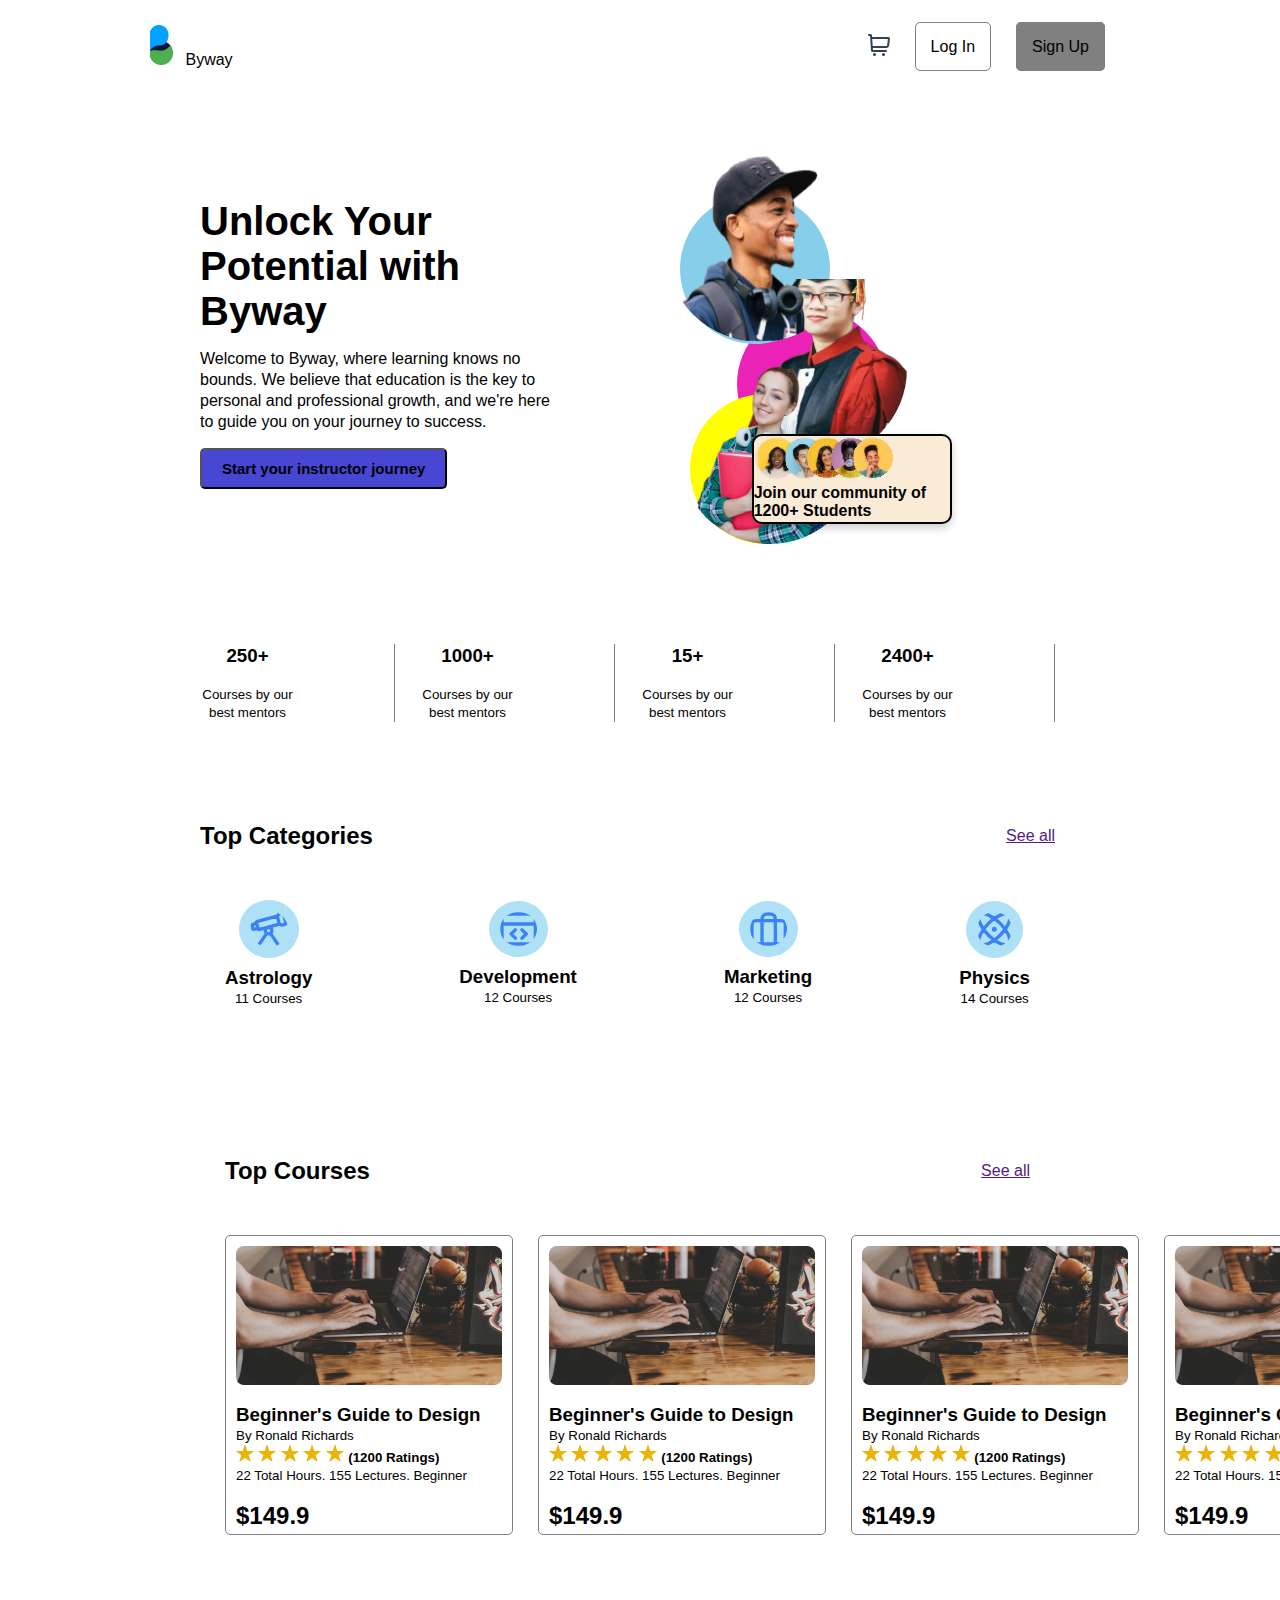
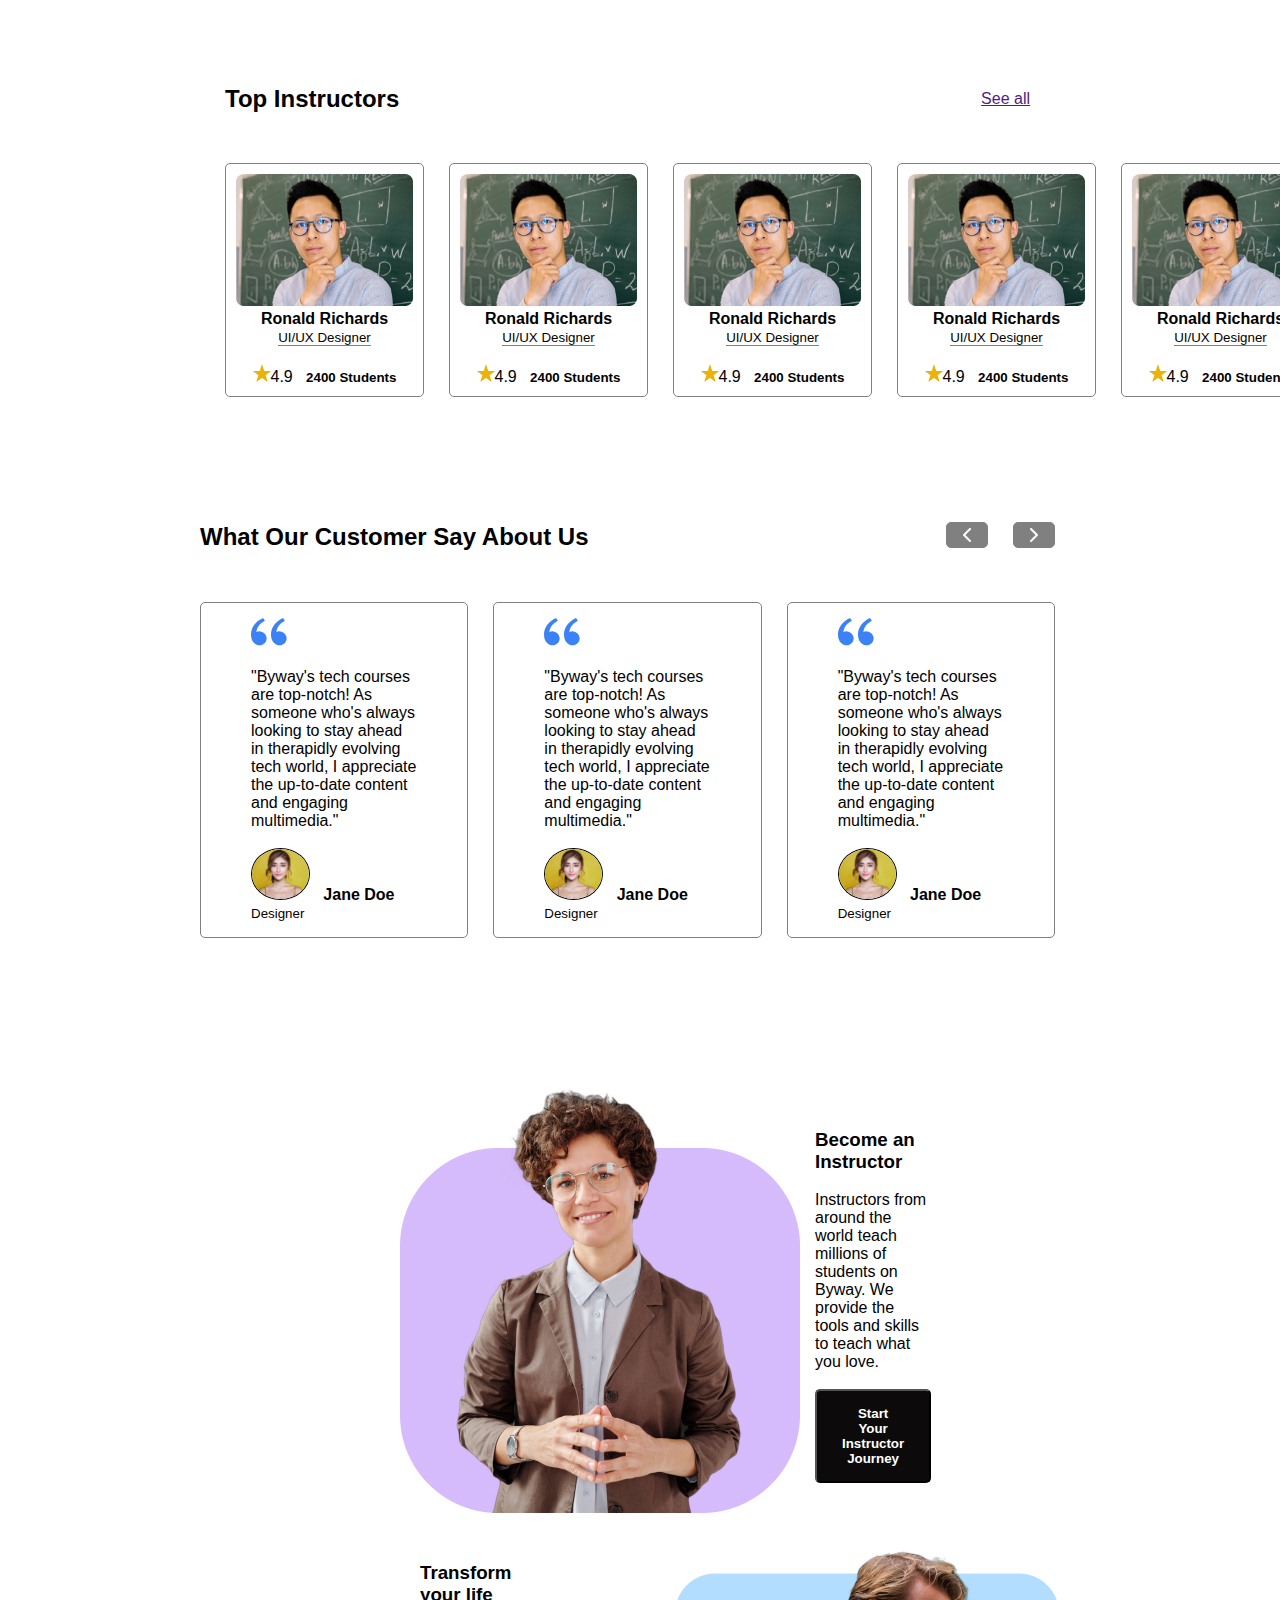
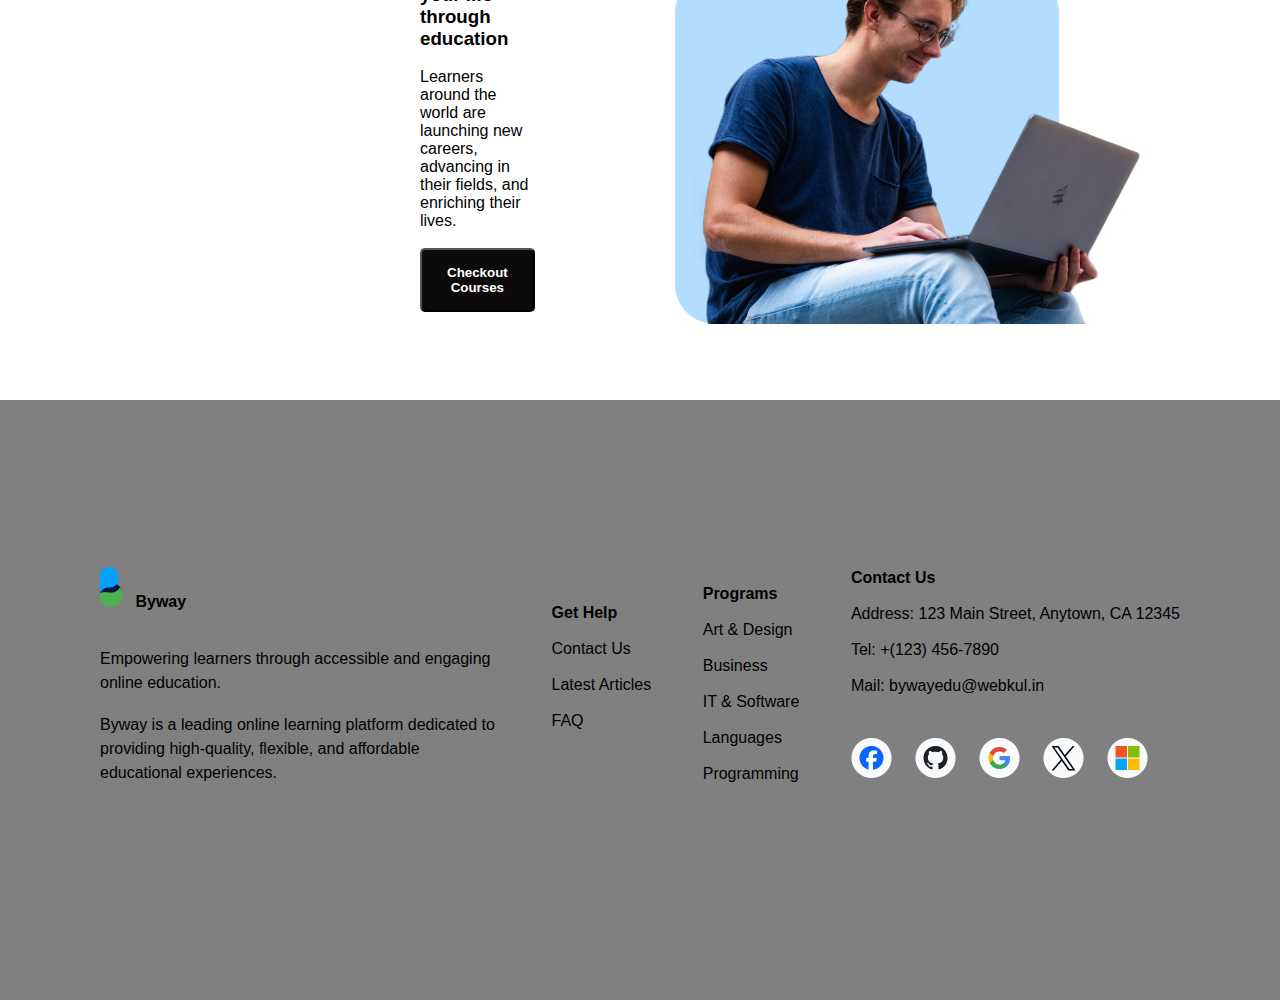
<file: index.html>
<!DOCTYPE html>
<html lang="en">
<head>
    <meta charset="UTF-8">
    <meta name="viewport" content="width=device-width, initial-scale=1.0">
    <title>Document</title>
    <link rel="stylesheet" href="index.css">
</head>
<body>
    <header>
        <nav class="navbar">
            <div class="logo">
                <a href=""><img src="assets/logo.svg" alt=""></a>
                <a href="">Byway</a>
            </div>
            <ul class="nav-links">
                <li><a href=""><img src="assets/cart.svg" alt=""></a></li>
                <li><a href="" style="border: 1px solid grey; border-radius: 5px; padding: 15px;">Log In</a></li>
                <li><a href="" style="border: 1px solid grey; border-radius: 5px; padding: 15px; background-color: grey;">Sign Up</a></li>
            </ul>
        </nav>
    </header>
    <section class="container">
        <div class="left">
            <h2>Unlock Your Potential with Byway</h2>
            <p>Welcome to Byway, where learning knows no bounds. We believe that education is the key to personal and professional growth, and we're here to guide you on your journey to success.</p>
            <a href="categories.html"><button>Start your instructor journey</button></a>
        </div>
        <div class="right">
            <img src="assets/image 6.png" alt="" style="width: 180px; height: 180px; position: absolute; bottom: 135px; left: 160px; z-index: 1;">
            <img src="assets/image 7.png" alt="" style="width: 180px; height: 180px; position: absolute; bottom: 50px; right: 220px; z-index: 1;">
            <img src="assets/image 8.png" alt="" style="width: 190px; height: 190px; position: absolute; bottom: 252px; right: 225px; z-index: 1;">
            <div style="height: 150px; width: 150px; background-color: rgb(235, 34, 184); position: absolute; bottom: 135px; left: 170px;"></div>
            <div style="height: 150px; width: 150px; background-color: skyblue; position: absolute; bottom: 250px; right: 250px;"></div>
            <div style="height: 150px; width: 150px; background-color: yellow; position: absolute; bottom: 50px; right: 240px;"></div>
            <section class="span" style="position: absolute; bottom: 70px; left: 185px; z-index: 1;"> 
                <section id="span" style="position: relative; width: 200px;">
                    <img src="assets/span-1.svg" alt="" >
                    <img src="assets/span-2.svg" alt="" style="position: absolute; right: 128px;">
                    <img src="assets/span-3.svg" alt=""style="position: absolute; right: 106px;">
                    <img src="assets/span-4.svg" alt="" style="position: absolute; right: 82px;">
                    <img src="assets/span-5.svg" alt="" style="position: absolute; right: 60px;"><br/>
                    <p>Join our community of 1200+ Students</p>
                </section>
            </section>
        </div>
    </section>
    <section class="bottom">
        <ul>
            <li><h3>250+</h3><br/><small>Courses by our best mentors</small></li>
            <li><h3>1000+</h3><br/><small>Courses by our best mentors</small></li>
            <li><h3>15+</h3><br/><small>Courses by our best mentors</small></li>
            <li><h3>2400+</h3><br/><small>Courses by our best mentors</small></li>
        </ul>
    </section>
    <section class="categories">
        <ul>
            <li><h2><b>Top Categories</b></h2></li>
            <li><a href="">See all</a></li>
        </ul>
        <div>
            <ul>
                <li>
                    <img src="assets/astrology.svg" alt="">
                    <h3>Astrology</h3>
                    <small>11 Courses</small>
                </li>
                <li>
                    <img src="assets/devlopment.svg" alt="">
                    <h3>Development</h3>
                    <small>12 Courses</small>
                </li>
                <li>
                    <img src="assets/marketing.svg" alt="">
                    <h3>Marketing</h3>
                    <small>12 Courses</small>
                </li>
                <li>
                    <img src="assets/physics.svg" alt="">
                    <h3>Physics</h3>
                    <small>14 Courses</small>
                </li>

            </ul>
        </div>
    </section>
    <section class="courses">
        <ul>
            <li><h2><b>Top Courses</b></h2></li>
            <li><a href="">See all</a></li>
        </ul>
        <div>
            <ul>
                <li>
                    <img src="assets/bg.jpg" alt="">
                    <h3>Beginner's Guide to Design</h3>
                    <small>By Ronald Richards</small><br/>
                    <img src="assets/star.svg" alt="" style="margin: 0;">
                    <img src="assets/star.svg" alt="" style="margin: 0;">
                    <img src="assets/star.svg" alt="" style="margin: 0;">
                    <img src="assets/star.svg" alt="" style="margin: 0;">
                    <img src="assets/star.svg" alt="" style="margin: 0;">
                    <small><b>(1200 Ratings)</b></small><br/>
                    <small>22 Total Hours. 155 Lectures. Beginner</small><br/><br/>
                    <h2>$149.9</h2>
                </li>
                <li>
                    <img src="assets/bg.jpg" alt="">
                    <h3>Beginner's Guide to Design</h3>
                    <small>By Ronald Richards</small><br/>
                    <img src="assets/star.svg" alt="" style="margin: 0;">
                    <img src="assets/star.svg" alt="" style="margin: 0;">
                    <img src="assets/star.svg" alt="" style="margin: 0;">
                    <img src="assets/star.svg" alt="" style="margin: 0;">
                    <img src="assets/star.svg" alt="" style="margin: 0;">
                    <small><b>(1200 Ratings)</b></small><br/>
                    <small>22 Total Hours. 155 Lectures. Beginner</small><br/><br/>
                    <h2>$149.9</h2>
                </li>
                <li>
                    <img src="assets/bg.jpg" alt="">
                    <h3>Beginner's Guide to Design</h3>
                    <small>By Ronald Richards</small><br/>
                    <img src="assets/star.svg" alt="" style="margin: 0;">
                    <img src="assets/star.svg" alt="" style="margin: 0;">
                    <img src="assets/star.svg" alt="" style="margin: 0;">
                    <img src="assets/star.svg" alt="" style="margin: 0;">
                    <img src="assets/star.svg" alt="" style="margin: 0;">
                    <small><b>(1200 Ratings)</b></small><br/>
                    <small>22 Total Hours. 155 Lectures. Beginner</small><br/><br/>
                    <h2>$149.9</h2>
                </li>
                <li>
                    <img src="assets/bg.jpg" alt="">
                    <h3>Beginner's Guide to Design</h3>
                    <small>By Ronald Richards</small><br/>
                    <img src="assets/star.svg" alt="" style="margin: 0;">
                    <img src="assets/star.svg" alt="" style="margin: 0;">
                    <img src="assets/star.svg" alt="" style="margin: 0;">
                    <img src="assets/star.svg" alt="" style="margin: 0;">
                    <img src="assets/star.svg" alt="" style="margin: 0;">
                    <small><b>(1200 Ratings)</b></small><br/>
                    <small>22 Total Hours. 155 Lectures. Beginner</small><br/><br/>
                    <h2>$149.9</h2>
                </li>
            </ul>
        </div>
    </section>
    <section class="instructors">
        <ul>
            <li><h2><b>Top Instructors</b></h2></li>
            <li><a href="">See all</a></li>
        </ul>
        <div>
            <ul>
                <li>
                    <img src="assets/model-5.jpg" alt="">
                    <h4>Ronald Richards</h4>
                    <small style="border-bottom:1px solid grey; ">UI/UX Designer</small><br/><br/>
                    <img src="assets/star.svg" alt="">4.9 &nbsp;
                    <small><b>2400 Students</b></small>
                </li>
                <li>
                    <img src="assets/model-5.jpg" alt="">
                    <h4>Ronald Richards</h4>
                    <small style="border-bottom:1px solid grey; ">UI/UX Designer</small><br/><br/>
                    <img src="assets/star.svg" alt="">4.9 &nbsp;
                    <small><b>2400 Students</b></small>
                </li>
                <li>
                    <img src="assets/model-5.jpg" alt="">
                    <h4>Ronald Richards</h4>
                    <small style="border-bottom:1px solid grey; ">UI/UX Designer</small><br/><br/>
                    <img src="assets/star.svg" alt="">4.9 &nbsp;
                    <small><b>2400 Students</b></small>
                </li>
                <li>
                    <img src="assets/model-5.jpg" alt="">
                    <h4>Ronald Richards</h4>
                    <small style="border-bottom:1px solid grey; ">UI/UX Designer</small><br/><br/>
                    <img src="assets/star.svg" alt="">4.9 &nbsp;
                    <small><b>2400 Students</b></small>
                </li>
                <li>
                    <img src="assets/model-5.jpg" alt="">
                    <h4>Ronald Richards</h4>
                    <small style="border-bottom:1px solid grey; ">UI/UX Designer</small><br/><br/>
                    <img src="assets/star.svg" alt="">4.9 &nbsp;
                    <small><b>2400 Students</b></small>
                </li>    
            </ul>
        </div>
    </section>
    <section class="comments">
        <ul>
            <li><h2>What Our Customer Say About Us</h2></li>
            <div class="bar">
                <ul>
                    <li><a href=""><img src="assets/short-arrow-left.svg" alt=""></a></li>
                    <li><a href=""><img src="assets/short-arrow-right.svg" alt=""></a></li>
                </ul>
            </div>
        </ul>
        <div id="comments">
            <ul>
                <li>
                    <img src="assets/quotes.svg" alt=""><br/><br/>
                    <p>"Byway's tech courses are top-notch! As someone who's always looking to stay ahead in therapidly evolving tech world, I appreciate the up-to-date content and engaging multimedia."</p><br/>
                    <img src="assets/span-7.svg" alt="" style="border: 1px solid; border-radius: 50%;">&nbsp;&nbsp;
                    <b>Jane Doe</b><br/>
                    <small>Designer</small>
                </li>
                <li>
                    <img src="assets/quotes.svg" alt=""><br/><br/>
                    <p>"Byway's tech courses are top-notch! As someone who's always looking to stay ahead in therapidly evolving tech world, I appreciate the up-to-date content and engaging multimedia."</p><br/>
                    <img src="assets/span-7.svg" alt="" style="border: 1px solid; border-radius: 50%;">&nbsp;&nbsp;
                    <b>Jane Doe</b><br/>
                    <small>Designer</small>
                </li>
                <li>
                    <img src="assets/quotes.svg" alt=""><br/><br/>
                    <p>"Byway's tech courses are top-notch! As someone who's always looking to stay ahead in therapidly evolving tech world, I appreciate the up-to-date content and engaging multimedia."</p><br/>
                    <img src="assets/span-7.svg" alt="" style="border: 1px solid; border-radius: 50%;">&nbsp;&nbsp;
                    <b>Jane Doe</b><br/>
                    <small>Designer</small>
                </li>
            </ul>
        </div>
    </section>
    <section id="bottom">
        <div class="top">
            <div class="left"><img src="assets/model-4.jpg" alt=""></div>
            <div class="right">
                <h3>Become an Instructor</h3><br/>
                <p>Instructors from around the world teach millions of students on Byway. We provide the tools and skills to teach what you love.</p><br/>
                <button>Start Your Instructor Journey</button>
                <img src="assets/arrow-right.svg" alt=""> 
            </div>
        </div>
        <div class="bottom">
            <div class="left">
                <h3>Transform your life through education</h3><br/>
                <p>Learners around the world are launching new careers, advancing in their fields, and enriching their lives.</p><br/>
                <button>Checkout Courses</button>
                <img src="assets/arrow-right.svg" alt="">  
            </div>
            <div class="right"><img src="assets/model-6.jpg"></div>
        </div>
    </section>
    <footer>
        <ul id="bottom">
            <li>
                <img src="assets/logo.svg" alt=""> <b>Byway</b><br/><br/><br/>
                <small>Empowering learners through accessible and engaging online education.</small><br/><br/>
                <small>Byway is a leading online learning platform dedicated to providing high-quality, flexible, and affordable educational experiences.</small>
            </li>
            <li><h4>Get Help</h4><br/>
                <ul>
                    <li>Contact Us</li><br/>
                    <li>Latest Articles</li><br/>
                    <li>FAQ</li><br/>
                </ul>
            </li>
            <li><h4 style="margin-top: 35px;">Programs</h4><br/>
                <ul>
                    <li>Art & Design</li><br/>
                    <li>Business</li><br/>
                    <li>IT & Software</li><br/>
                    <li>Languages</li><br/>
                    <li>Programming</li><br/>
                </ul>
            </li>
            <li><h4>Contact Us</h4><br/>
                <ul>
                    <li>Address: 123 Main Street, Anytown, CA 12345</li><br/>
                    <li>Tel: +(123) 456-7890</li><br/>
                    <li>Mail: bywayedu@webkul.in</li><br/>
                    <li style="margin-top: 25px;"><img src="assets/image 3.png" alt=""></li>
                </ul>
            </li>
        </ul>
    </footer>
</body>
</html>
</file>
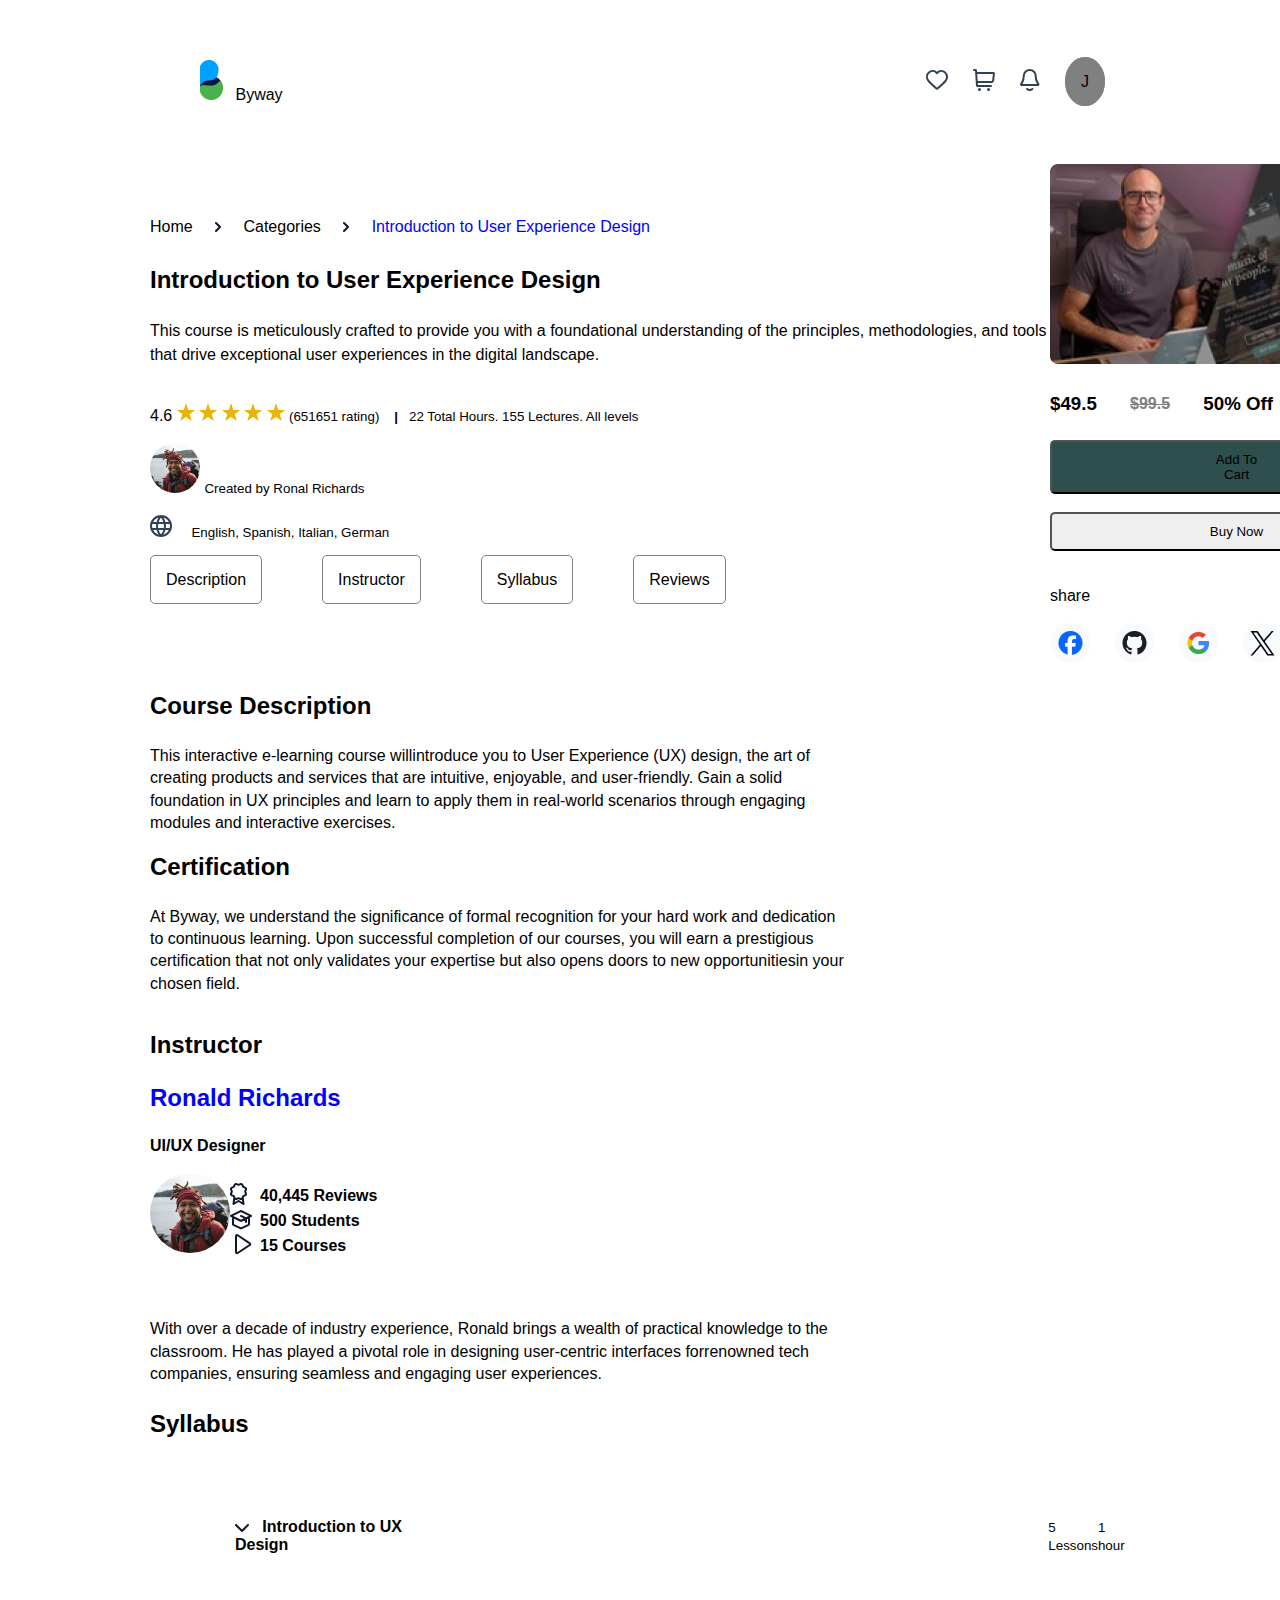
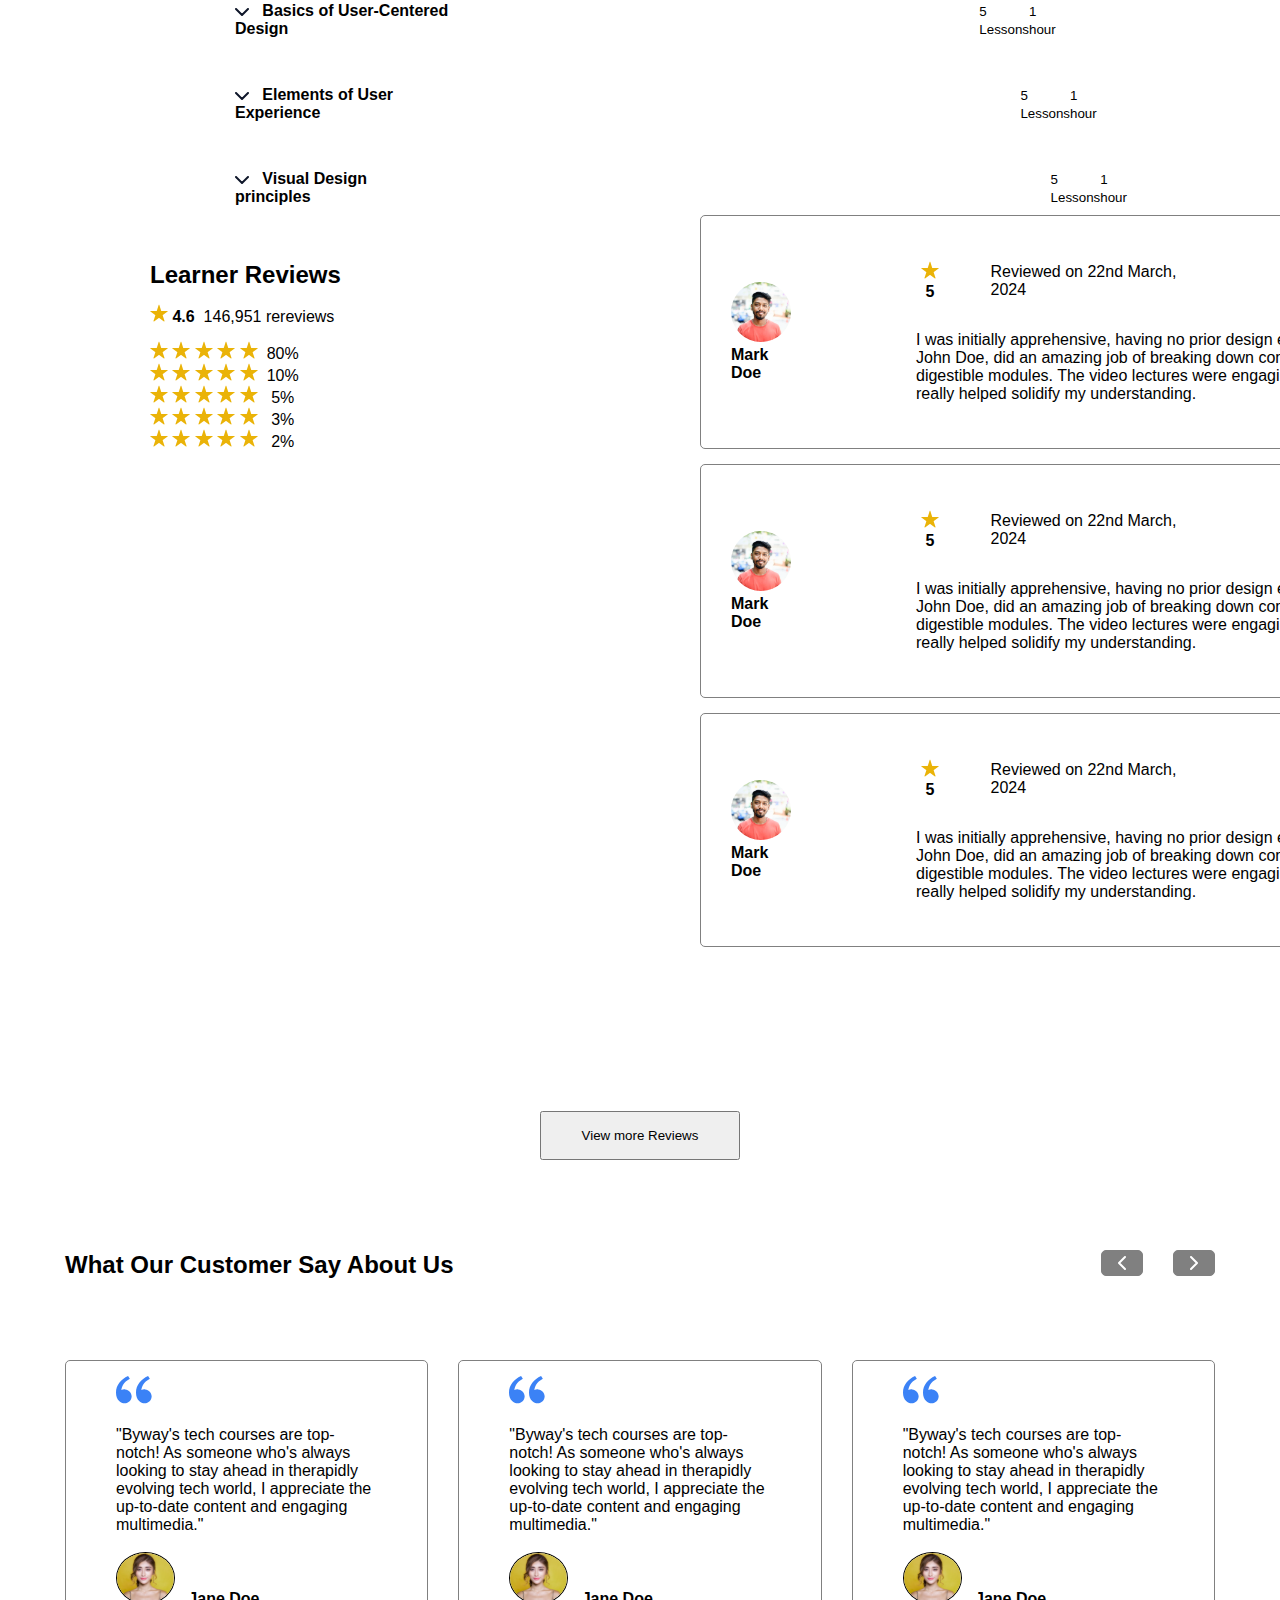
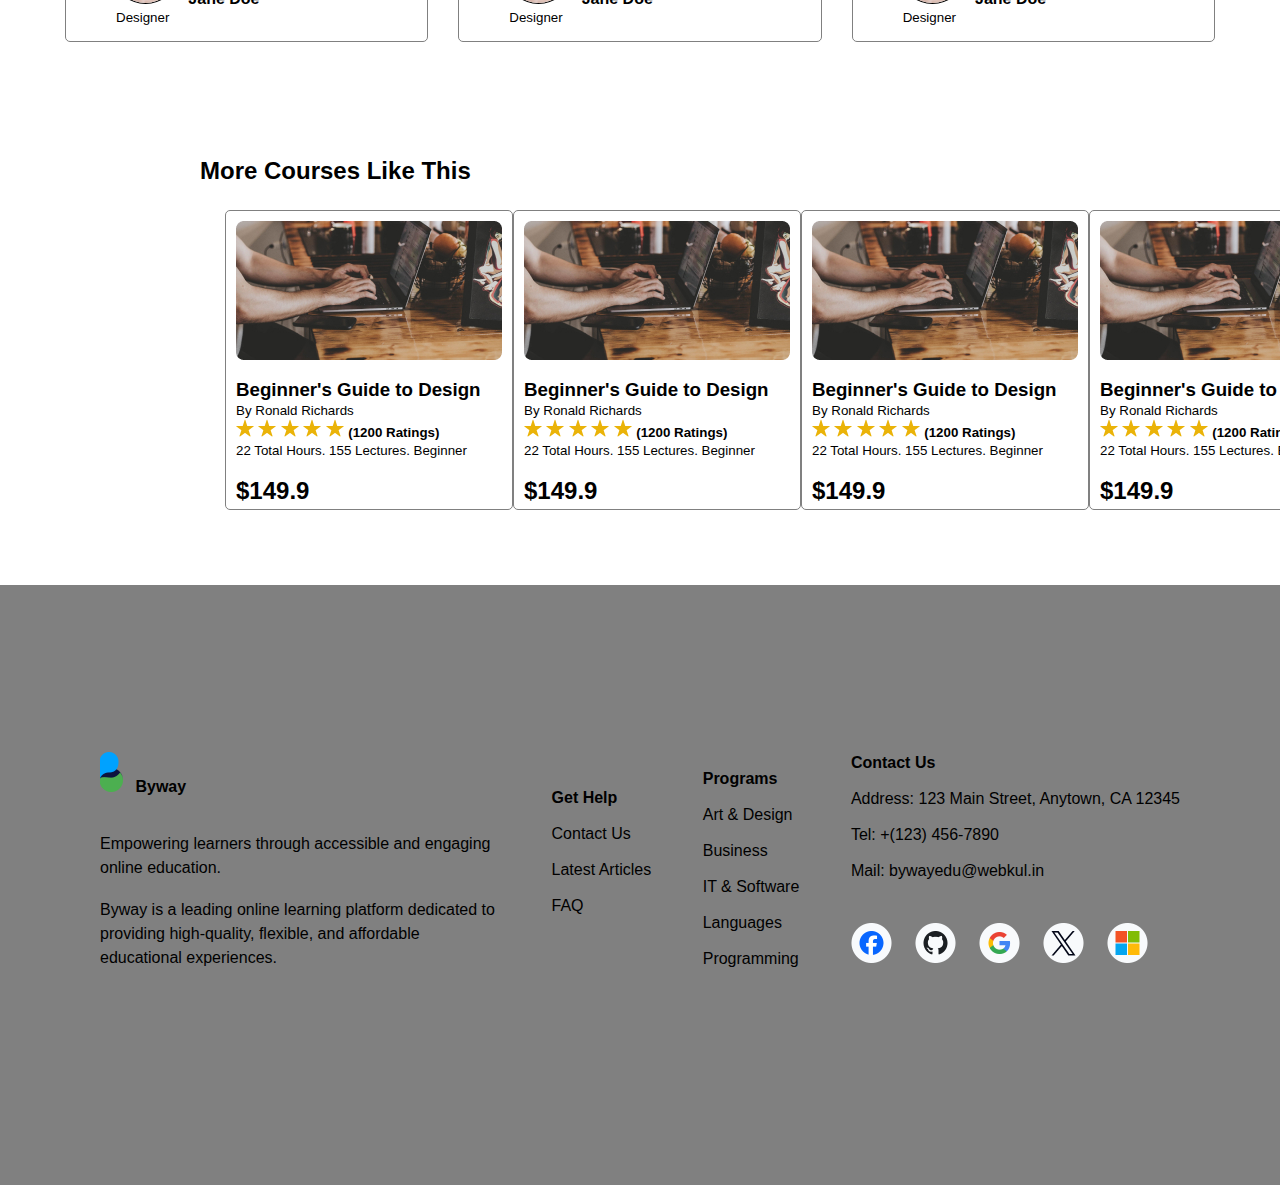
<file: categories.html>
<!DOCTYPE html>
<html lang="en">
<head>
    <meta charset="UTF-8">
    <meta name="viewport" content="width=device-width, initial-scale=1.0">
    <title>Document</title>
    <link rel="stylesheet" href="categories.css">
</head>
<body>
    <section class="wrapper">
        <header>
            <nav class="navbar">
                <div class="logo">
                    <a href=""><img src="assets/logo.svg" alt=""></a>
                    <a href="">Byway</a>
                </div>
            </nav>
            <ul class="nav-links">
                <li><a href=""><img src="assets/wishlist.svg" alt=""></a></li>
                <li><a href=""><img src="assets/cart.svg" alt=""></a></li>
                <li><a href=""><img src="assets/bell.svg" alt=""></a></li>
                <li><a href="" style="border: 1px solid grey; background-color: grey; border-radius: 50%; padding: 15px;">J</a></li>
            </ul>
        </header>
        <section class="container">
            <div class="left">
                <div>
                    <ul>
                        <li>Home</li>
                        <li><img src="assets/short-arrow-right-black.svg" alt=""></li>
                        <li>Categories</li>
                        <li><img src="assets/short-arrow-right-black.svg" alt=""></li>
                        <li style="color: blue;">Introduction to User Experience Design</li>
                    </ul>
                </div>
                <h2>Introduction to User Experience Design</h2>
                <p>This course is meticulously crafted to provide you with a foundational understanding of the principles, methodologies, and tools that drive exceptional user experiences in the digital landscape.</p><br/><br/>
                4.6 
                <img src="assets/star.svg" alt="">
                <img src="assets/star.svg" alt="">
                <img src="assets/star.svg" alt="">
                <img src="assets/star.svg" alt="">
                <img src="assets/star.svg" alt="">
                <small>(651651 rating) &nbsp;&nbsp; <b>|</b>&nbsp;&nbsp; 22 Total Hours. 155 Lectures. All levels</small><br/><br/>
                <img src="assets/span-8.svg" alt="" style="border-radius: 50%; width: 50px;"> <small style="margin-bottom: 25px;">Created by Ronal Richards</small><br/><br/>
                <img src="assets/language.svg" alt="" style="margin-right: 15px;">
                <small>English, Spanish, Italian, German</small>
                <div class="bottom">
                    <ul>
                        <li><a href="">Description</a></li>
                        <li><a href="">Instructor</a></li>
                        <li><a href="">Syllabus</a></li>
                        <li><a href="">Reviews</a></li>
                    </ul>
                </div>
            </div>
            <div class="right">
                <img src="assets/img.jpg" alt=""><br/>
                <ul>
                    <li><h3>$49.5</h3></li>
                    <li><strike style="color: grey;"><b>$99.5</b></strike></li>
                    <li><h3>50% Off</h3></li>
                </ul>
                <button style="background-color: darkslategray;">Add To Cart</button><br/><br/>
                <button style="width: 373px;">Buy Now</button><br/><br/><br/>
                share<br/><br/>
                <img src="assets/image 3.png" alt="">
            </div>
        </section>
        <section class="middle" style="position: relative;">
            <h2>Course Description</h2>
            <p style="line-height: 1.4; margin-top: 25px; width: 700px;">This interactive e-learning course willintroduce you to User Experience (UX) design, the art of creating products and services that are intuitive, enjoyable, and user-friendly. Gain a solid foundation in UX principles and learn to apply them in real-world scenarios through engaging modules and interactive exercises.</p>
            <br/>
            <h2>Certification</h2>
            <p style="line-height: 1.4; margin-top: 25px; width: 700px;">At Byway, we understand the significance of formal recognition for your hard work and dedication to continuous learning. Upon successful completion of our courses, you will earn a prestigious certification that not only validates your expertise but also opens doors to new opportunitiesin your chosen field.</p><br/><br/>
            <h2>Instructor</h2>
            <h2 style="color: blue; margin: 25px 0;">Ronald Richards</h2>
            <p><b>UI/UX Designer</b></p><br/>
            <img src="assets/span-8.svg" alt="" style="border-radius: 50%; width: 80px;">
            <img src="assets/achive.svg" alt="" style="position: absolute; bottom: 170px; margin-bottom: 10px;"> <b style="position: absolute; bottom: 180px; left: 110px;">40,445 Reviews</b> <br/>
            <img src="assets/cap.svg" alt="" style="position: absolute;  bottom: 150px; left: 80px; margin-bottom: 5px;"><b style="position: absolute; bottom: 155px; left: 110px;">500 Students</b> <br/>
            <img src="assets/play.svg" alt="" style="position: absolute;  bottom: 130px; left: 85px;"> <b style="position: absolute; bottom: 130px; left: 110px;">15 Courses</b><br/>
            <p style="line-height: 1.4; margin-top: 25px; width: 700px;">With over a decade of industry experience, Ronald brings a wealth of practical knowledge to the classroom. He has played a pivotal role in designing user-centric interfaces forrenowned tech companies, ensuring seamless and engaging user experiences.</p>
        </section>
        <section class="syllabus">
            <h2 style="margin-top: 25px;">Syllabus</h2>
            <div>
                <ul id="syllabus">
                    <li>
                        <ul>
                            <li>
                                <img src="assets/arrow-down.svg" alt="">&nbsp;&nbsp;
                                <b style="margin-right: 720px;">Introduction to UX Design</b>
                            </li>
                            <li><small>5 Lessons</small></li>
                            <li><small>1 hour</small></li>
                        </ul>
                    </li><br/>
                    <li>
                        <ul>
                            <li>
                                <img src="assets/arrow-down.svg" alt="">&nbsp;&nbsp;
                                <b style="margin-right: 675px;">Basics of User-Centered Design</b>
                            </li>
                            <li><small>5 Lessons</small></li>
                            <li><small>1 hour</small></li>
                        </ul>
                    </li><br/>
                    <li>
                        <ul>
                            <li>
                                <img src="assets/arrow-down.svg" alt="">&nbsp;&nbsp;
                                <b style="margin-right: 700px;">Elements of User Experience</b>
                            </li>
                            <li><small>5 Lessons</small></li>
                            <li><small>1 hour</small></li>
                        </ul>
                    </li><br/>
                    <li>
                        <ul>
                            <li>
                                <img src="assets/arrow-down.svg" alt="">&nbsp;&nbsp;
                                <b style="margin-right: 740px;">Visual Design principles</b>
                            </li>
                            <li><small>5 Lessons</small></li>
                            <li><small>1 hour</small></li>
                        </ul>
                    </li>
                </ul>
            </div>
        </section>
        <section class="reviews">
            <h2 style="margin-bottom: 15px;">Learner Reviews</h2>
            <div class="rating">
                <img src="assets/star.svg" alt="">&nbsp;<b>4.6</b>&nbsp;&nbsp;146,951 rereviews<br/>
                <ul>
                    <li>
                        <img src="assets/star.svg" alt="">
                        <img src="assets/star.svg" alt="">
                        <img src="assets/star.svg" alt="">
                        <img src="assets/star.svg" alt="">
                        <img src="assets/star.svg" alt=""> &nbsp;80%
                    </li>
                    <li>
                        <img src="assets/star.svg" alt="">
                        <img src="assets/star.svg" alt="">
                        <img src="assets/star.svg" alt="">
                        <img src="assets/star.svg" alt="">
                        <img src="assets/star.svg" alt="" style="color: grey;">&nbsp;&nbsp;10%
                    </li>
                    <li>
                        <img src="assets/star.svg" alt="">
                        <img src="assets/star.svg" alt="">
                        <img src="assets/star.svg" alt="">
                        <img src="assets/star.svg" alt="" style="color: grey;">
                        <img src="assets/star.svg" alt="" style="color: grey;">&nbsp;&nbsp;&nbsp;5%
                    </li>
                    <li>
                        <img src="assets/star.svg" alt="">
                        <img src="assets/star.svg" alt="">
                        <img src="assets/star.svg" alt="" style="color: grey;">
                        <img src="assets/star.svg" alt="" style="color: grey;">
                        <img src="assets/star.svg" alt="" style="color: grey;">&nbsp;&nbsp;&nbsp;3%
                    </li>
                    <li>
                        <img src="assets/star.svg" alt="">
                        <img src="assets/star.svg" alt="" style="color: grey;">
                        <img src="assets/star.svg" alt="" style="color: grey;">
                        <img src="assets/star.svg" alt="" style="color: grey;">
                        <img src="assets/star.svg" alt="" style="color: grey;"> &nbsp;&nbsp;2%
                    </li>
                </ul> 
            </div>
            <div class="comments">
                <div>
                    <ul style="border: 1px solid grey; width: 800px; padding: 15px; border-radius: 5px; margin: 15px 0;">
                        <li style="margin-right: 100px;"><img src="assets/span-6.svg" alt=""> <b>Mark Doe</b></li>
                        <li>
                            <div>
                                <ul style="padding-right: 300px;">
                                    <li><img src="assets/star.svg" alt="">&nbsp;<b>5</b></li>&nbsp;&nbsp;
                                    <li>Reviewed on 22nd March, 2024</li>
                                </ul>
                            </div>
                            <p style="width: 600px; margin: 15px 10px;">I was initially apprehensive, having no prior design experience. But the instructor John Doe, did an amazing job of breaking down complex concepts into easily digestible modules. The video lectures were engaging, and the real-world examples really helped solidify my understanding.</p>
                        </li> 
                    </ul>
                </div>
                <div>
                    <ul style="border: 1px solid grey; width: 800px; padding: 15px; border-radius: 5px; margin-bottom: 15px;">
                        <li style="margin-right: 100px;"><img src="assets/span-6.svg" alt=""> <b>Mark Doe</b></li>
                        <li>
                            <div>
                                <ul style="padding-right: 300px;">
                                    <li><img src="assets/star.svg" alt="">&nbsp;<b>5</b></li>&nbsp;&nbsp;
                                    <li>Reviewed on 22nd March, 2024</li>
                                </ul>
                            </div>
                            <p style="width: 600px; margin: 15px 10px;">I was initially apprehensive, having no prior design experience. But the instructor John Doe, did an amazing job of breaking down complex concepts into easily digestible modules. The video lectures were engaging, and the real-world examples really helped solidify my understanding.</p>
                        </li> 
                    </ul>
                </div>
                <div>
                    <ul style="border: 1px solid grey; width: 800px; padding: 15px; border-radius: 5px;">
                        <li style="margin-right: 100px;"><img src="assets/span-6.svg" alt=""> <b>Mark Doe</b></li>
                        <li>
                            <div>
                                <ul style="padding-right: 300px;">
                                    <li><img src="assets/star.svg" alt="">&nbsp;<b>5</b></li>&nbsp;&nbsp;
                                    <li>Reviewed on 22nd March, 2024</li>
                                </ul>
                            </div>
                            <p style="width: 600px; margin: 15px 10px;">I was initially apprehensive, having no prior design experience. But the instructor John Doe, did an amazing job of breaking down complex concepts into easily digestible modules. The video lectures were engaging, and the real-world examples really helped solidify my understanding.</p>
                        </li> 
                    </ul>
                </div>
            </div>
        </section>
        <div style="text-align: center;"><button style="margin-top: 250px; padding: 15px; width: 200px;">View more Reviews</button></div>
    </section>
    <section class="comments">
        <ul>
            <li><h2>What Our Customer Say About Us</h2></li>
            <div class="bar">
                <ul>
                    <li><a href=""><img src="assets/short-arrow-left.svg" alt=""></a></li>
                    <li><a href=""><img src="assets/short-arrow-right.svg" alt=""></a></li>
                </ul>
            </div>
        </ul>
        <div id="comments">
            <ul>
                <li>
                    <img src="assets/quotes.svg" alt=""><br/><br/>
                    <p>"Byway's tech courses are top-notch! As someone who's always looking to stay ahead in therapidly evolving tech world, I appreciate the up-to-date content and engaging multimedia."</p><br/>
                    <img src="assets/span-7.svg" alt="" style="border: 1px solid; border-radius: 50%;">&nbsp;&nbsp;
                    <b>Jane Doe</b><br/>
                    <small>Designer</small>
                </li>
                <li>
                    <img src="assets/quotes.svg" alt=""><br/><br/>
                    <p>"Byway's tech courses are top-notch! As someone who's always looking to stay ahead in therapidly evolving tech world, I appreciate the up-to-date content and engaging multimedia."</p><br/>
                    <img src="assets/span-7.svg" alt="" style="border: 1px solid; border-radius: 50%;">&nbsp;&nbsp;
                    <b>Jane Doe</b><br/>
                    <small>Designer</small>
                </li>
                <li>
                    <img src="assets/quotes.svg" alt=""><br/><br/>
                    <p>"Byway's tech courses are top-notch! As someone who's always looking to stay ahead in therapidly evolving tech world, I appreciate the up-to-date content and engaging multimedia."</p><br/>
                    <img src="assets/span-7.svg" alt="" style="border: 1px solid; border-radius: 50%;">&nbsp;&nbsp;
                    <b>Jane Doe</b><br/>
                    <small>Designer</small>
                </li>
            </ul>
        </div>
    </section>
    <section class="courses">
            <h2><b>More Courses Like This</b></h2>
        <div>
            <ul>
                <li>
                    <img src="assets/bg.jpg" alt="">
                    <h3>Beginner's Guide to Design</h3>
                    <small>By Ronald Richards</small><br/>
                    <img src="assets/star.svg" alt="" style="margin: 0;">
                    <img src="assets/star.svg" alt="" style="margin: 0;">
                    <img src="assets/star.svg" alt="" style="margin: 0;">
                    <img src="assets/star.svg" alt="" style="margin: 0;">
                    <img src="assets/star.svg" alt="" style="margin: 0;">
                    <small><b>(1200 Ratings)</b></small><br/>
                    <small>22 Total Hours. 155 Lectures. Beginner</small><br/><br/>
                    <h2>$149.9</h2>
                </li>
                <li>
                    <img src="assets/bg.jpg" alt="">
                    <h3>Beginner's Guide to Design</h3>
                    <small>By Ronald Richards</small><br/>
                    <img src="assets/star.svg" alt="" style="margin: 0;">
                    <img src="assets/star.svg" alt="" style="margin: 0;">
                    <img src="assets/star.svg" alt="" style="margin: 0;">
                    <img src="assets/star.svg" alt="" style="margin: 0;">
                    <img src="assets/star.svg" alt="" style="margin: 0;">
                    <small><b>(1200 Ratings)</b></small><br/>
                    <small>22 Total Hours. 155 Lectures. Beginner</small><br/><br/>
                    <h2>$149.9</h2>
                </li>
                <li>
                    <img src="assets/bg.jpg" alt="">
                    <h3>Beginner's Guide to Design</h3>
                    <small>By Ronald Richards</small><br/>
                    <img src="assets/star.svg" alt="" style="margin: 0;">
                    <img src="assets/star.svg" alt="" style="margin: 0;">
                    <img src="assets/star.svg" alt="" style="margin: 0;">
                    <img src="assets/star.svg" alt="" style="margin: 0;">
                    <img src="assets/star.svg" alt="" style="margin: 0;">
                    <small><b>(1200 Ratings)</b></small><br/>
                    <small>22 Total Hours. 155 Lectures. Beginner</small><br/><br/>
                    <h2>$149.9</h2>
                </li>
                <li>
                    <img src="assets/bg.jpg" alt="">
                    <h3>Beginner's Guide to Design</h3>
                    <small>By Ronald Richards</small><br/>
                    <img src="assets/star.svg" alt="" style="margin: 0;">
                    <img src="assets/star.svg" alt="" style="margin: 0;">
                    <img src="assets/star.svg" alt="" style="margin: 0;">
                    <img src="assets/star.svg" alt="" style="margin: 0;">
                    <img src="assets/star.svg" alt="" style="margin: 0;">
                    <small><b>(1200 Ratings)</b></small><br/>
                    <small>22 Total Hours. 155 Lectures. Beginner</small><br/><br/>
                    <h2>$149.9</h2>
                </li>
            </ul>
        </div>
    </section>
    <footer>
        <ul id="bottom">
            <li>
                <img src="assets/logo.svg" alt=""> <b>Byway</b><br/><br/><br/>
                <small>Empowering learners through accessible and engaging online education.</small><br/><br/>
                <small>Byway is a leading online learning platform dedicated to providing high-quality, flexible, and affordable educational experiences.</small>
            </li>
            <li><h4>Get Help</h4><br/>
                <ul>
                    <li>Contact Us</li><br/>
                    <li>Latest Articles</li><br/>
                    <li>FAQ</li><br/>
                </ul>
            </li>
            <li><h4 style="margin-top: 35px;">Programs</h4><br/>
                <ul>
                    <li>Art & Design</li><br/>
                    <li>Business</li><br/>
                    <li>IT & Software</li><br/>
                    <li>Languages</li><br/>
                    <li>Programming</li><br/>
                </ul>
            </li>
            <li><h4>Contact Us</h4><br/>
                <ul>
                    <li>Address: 123 Main Street, Anytown, CA 12345</li><br/>
                    <li>Tel: +(123) 456-7890</li><br/>
                    <li>Mail: bywayedu@webkul.in</li><br/>
                    <li style="margin-top: 25px;"><img src="assets/image 3.png" alt=""></li>
                </ul>
            </li>
        </ul>
    </footer>
</body>
</html>
</file>
<file: index.css>
*{
    margin: 0;
    padding: 0;
    box-sizing: border-box;
}
body{
    font-family:Arial, Helvetica, sans-serif;
   
}
header{
    padding: 15px 100px;
}
.navbar{
    display: flex;
    justify-content: space-between;
    align-items: center;
    padding: 10px 50px;
    margin: 0 auto;
}
.nav-links{
    display: flex;
    justify-content: space-between;
    align-items: center;
}
.nav-links a:hover{
    color: #f0a500;
}
header a{
    text-decoration: none;
    color: black;
}
ul li{
    margin-right: 25px;
    list-style: none;
}
.container{
    display: flex;
    justify-content: space-between;
    align-items: center;
    padding: 50px 200px;
    height: 500px;
}
.container .left{
    width: 500px;
}
.container .left h2{
   font-size: 40px;
}
.container .left p{
   margin: 15px 0;
   line-height: 1.3;
}
.container .left button{
   background-color: rgb(71, 71, 212);
   padding: 10px 20px;
   border-radius: 5px;
   font-weight: bold;
   font-size: 15px;
}
section.container div.right{
    position: relative;
    overflow: hidden;
    height: 500px;
    width: 700px;
}
section.container div.right .span{
    width: 200px;
    height: 90px;
    border: 2px solid #000;
    box-shadow: 0 4px 8px rgba(0, 0, 0, 0.2);
    background-color: antiquewhite;
    border-radius: 10px;
    font-weight: bold;
}
section.container div.right img{
    border-bottom-left-radius:50%;
    border-bottom-right-radius:50%;
    
}
section.container div.right div{
    height: 200px;
    width: 200px;
    border-radius: 50%;
    background-color: red;
}
.bottom{
    padding: 50px 200px;
}
.bottom ul{
    display: flex;
    justify-content: space-between;
    align-items: center;
    
}
.bottom ul li{
    text-align: center;
    padding: 1px;
    border-right:1px solid grey;
    padding-right: 100px;
}
.categories{
    padding: 50px 200px;
}
.categories ul{
    display: flex;
    justify-content: space-between;
    align-items: center;
}
.categories div{
    padding: 25px;
    margin-top: 25px;
}
.categories div img{
    border: 1px solid rgb(174, 225, 245);
    padding: 10px;
    border-radius: 50%;
    margin-bottom: 5px;
    background-color: rgb(174, 225, 245);
}
.categories div ul {
    text-align: center;
}
.courses{
    padding: 50px 200px;
}
.courses ul{
    display: flex;
    justify-content: space-between;
    align-items: center;
    padding: 25px;
}
.courses div ul{
    display: flex;
    justify-content: space-between;
    align-items: center;
    
}
.courses div ul li{
    list-style: none;
    height: 300px;
    max-width: 300px;
    border: 1px solid grey;
    padding: 10px;
    border-radius: 5px;
}
.courses div ul li img{
    margin-bottom: 15px;
}
.instructors{
    padding: 50px 200px;
}
.instructors ul{
    display: flex;
    justify-content: space-between;
    align-items: center;
    padding: 25px;
}
.instructors div ul li{
    text-align: center;
    border: 1px solid grey;
    border-radius: 5px;
    padding: 10px;
}
.comments{
    padding: 50px 200px;
}
.comments ul{
    display: flex;
    justify-content: space-between;
    align-items: center;
}
.comments .bar ul li img{
    border: 1px solid grey;
    background-color: grey;
    padding:5px 16px;
    border-radius: 5px;
}
.comments #comments{
    padding: 50px 0;
}
.comments #comments ul li{
    border: 1px solid grey;
    padding: 15px 50px;
    border-radius: 5px;
}
#bottom{
    padding: 50px 400px;
}
#bottom .top{
    display: flex;
    justify-content: space-between;
    align-items: center;
}
#bottom .top .right{
    padding: 15px;
    max-width: 450px;
    margin-right: 100px;
    margin-top: 25px;
}
#bottom .bottom{
    display: flex;
    justify-content: space-between;
    align-items: center;
    padding: 5px;
}
#bottom .bottom .left{
    padding: 15px;
    max-width: 700px;
    margin-right: 100px;
    margin-top: 25px;
}
#bottom .bottom .right{
    margin-left: 25px;
}
#bottom button{
    color: white;
    font-weight: bold;
    background-color: rgb(12, 10, 10);
    padding: 15px 25px;
    border-radius: 5px;
}
footer{
    background-color: grey;
    padding: 0;
    margin: 0;
    height: 600px;
}
footer #bottom{
    display: flex;
    justify-content: space-between;
    align-items: center;
    padding: 150px 100px;
}
footer ul{
    margin: 0;
}
footer ul li{
    margin-bottom: 20px;

}
footer ul li small{
    font-size: medium; 
    line-height: 1.5;
}
footer #bottom li{
    max-width: 400px;
}
footer ul li{
    margin: 0;
    padding: 0;
}
</file>
<file: categories.css>
*{
    margin: 0;
    padding: 0;
    box-sizing: border-box;
}
body{
    font-family:Arial, Helvetica, sans-serif;
}
.wrapper{
    padding: 50px 150px;
}
header{
    display: flex;
    justify-content: space-between;
    align-items: center;
}
.navbar{
    display: flex;
    justify-content: space-between;
    align-items: center;
    padding: 10px 50px;
    margin: 0 ;
}
.nav-links{
    display: flex;
    justify-content: space-between;
    align-items: center;
}
.nav-links li{
    list-style: none;
    margin-right: 25px;
}
.nav-links a:hover{
    color: #f0a500;
}
header a{
    text-decoration: none;
    color: black;
}
section.container{
    display: flex;
    justify-content: space-between;
    align-items: center;
}
.container .left div ul{
    padding-right: 400px;
    margin: 30px 0;
    display: flex;
    justify-content: space-between;
    align-items: center;
}
.container .left div ul li{
    list-style: none;
}
.container .left{
    width: 900px;
}
.container .left p{
    margin-top: 25px;
    line-height: 1.5;
}
.container .left .bottom ul li{
    margin-right: 60px;
}
.container .left .bottom ul li a{
    padding: 15px;
    border: 1px solid grey;
    border-radius: 5px;
    text-decoration: none;
    color: black;
}
.container .left .bottom ul li a:hover{
    background-color: aquamarine;
}
.container .right{
    margin-top: 50px;
}
.container .right img{
    margin-bottom: 25px;
}
.container .right button{
    padding: 10px 150px;
    border-radius: 5px;
}
.container .right ul{
    display: flex;
    justify-content: space-between;
    align-items: center;
    padding-right: 150px;
    margin-bottom: 25px;
}
.container .right ul li{
    list-style: none;
}
.syllabus div{
    margin-top: 25px;
    padding: 25px;
}
.syllabus div ul{
    padding: 15px 30px;
}
.syllabus div ul li{
    list-style: none;
}
.syllabus div #syllabus li ul{
    display: flex;
    justify-content: space-between;
    align-items: center;
}
.reviews{
    height: 600px;
}
.reviews .rating ul{
    margin-top: 15px;
}
.reviews .rating ul li{
    list-style: none;
}
.reviews .comments div ul{
    display: flex;
    justify-content: space-between;
    align-items: center;

}
.reviews .comments div ul li{
    list-style: none;
}
.review{
    position: relative;
}
.reviews .comments{
    position: absolute;
    top: 1800px;
    left: 700px;
}
section.comments{
    margin-top: 25px;
    padding: 0 50px;
}
.comments ul{
    display: flex;
    justify-content: space-between;
    align-items: center;
}
.comments .bar ul li img{
    border: 1px solid grey;
    background-color: grey;
    padding:5px 16px;
    border-radius: 5px;
}
.comments #comments{
    padding: 50px 0;
}
.comments #comments ul li{
    border: 1px solid grey;
    padding: 15px 50px;
    border-radius: 5px;
}
.comments ul li{
    list-style: none;
    margin: 15px;
}

.courses{
    padding: 50px 200px;
}
.courses ul{
    display: flex;
    justify-content: space-between;
    align-items: center;
    padding: 25px;
}
.courses div ul{
    display: flex;
    justify-content: space-between;
    align-items: center;
    
}
.courses div ul li{
    list-style: none;
    height: 300px;
    max-width: 300px;
    border: 1px solid grey;
    padding: 10px;
    border-radius: 5px;
}
.courses div ul li img{
    margin-bottom: 15px;
}
footer{
    background-color: grey;
    padding: 0;
    margin: 0;
    height: 600px;
}
footer #bottom{
    display: flex;
    justify-content: space-between;
    align-items: center;
    padding: 150px 100px;
}
footer ul{
    margin: 0;
}
footer ul li{
    margin-bottom: 20px;
    list-style: none;
}
footer ul li small{
    font-size: medium; 
    line-height: 1.5;
}
footer #bottom li{
    max-width: 400px;
}
footer ul li{
    margin: 0;
    padding: 0;
}
</file>
